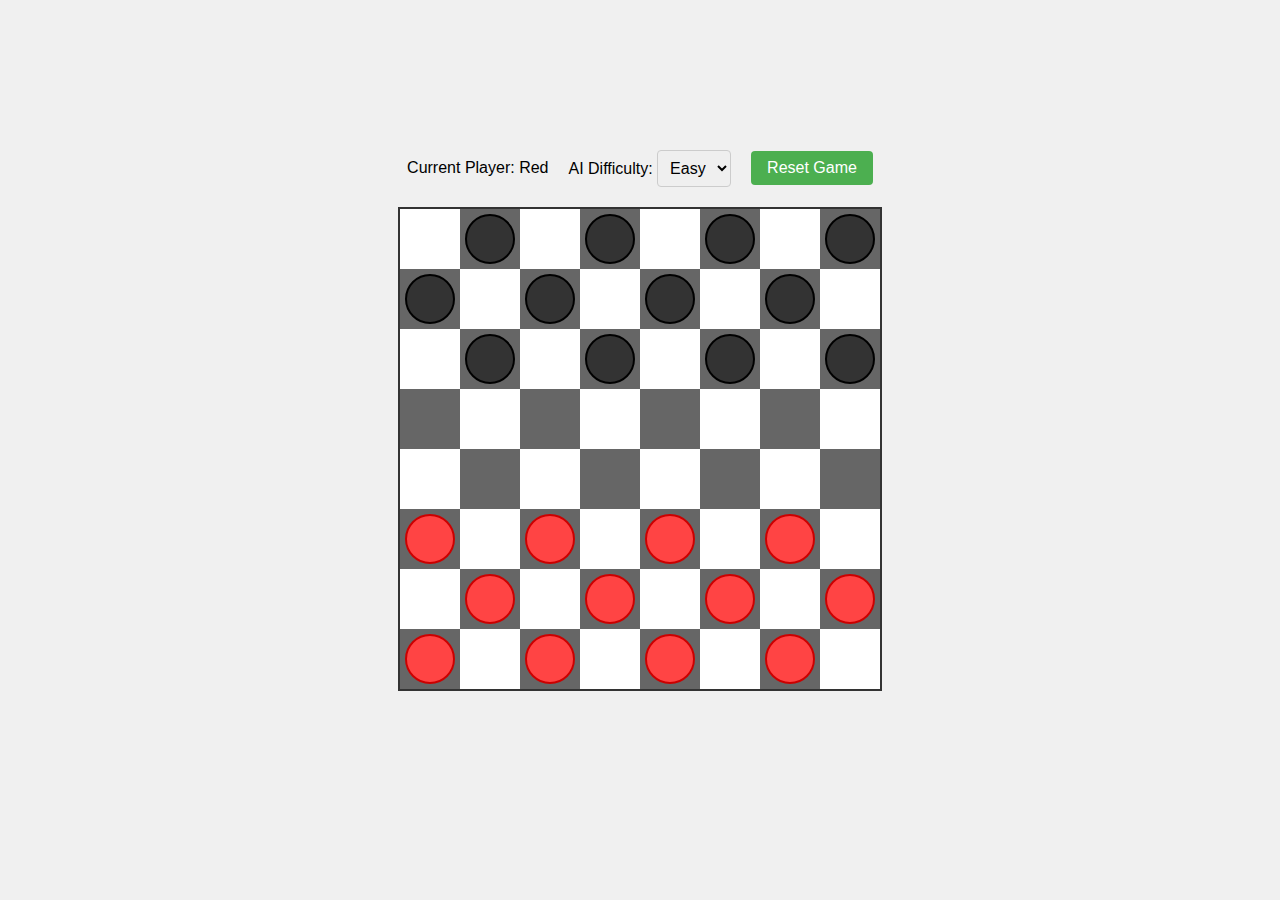
<file: checkers/index.html>
<!DOCTYPE html>
<html lang="en">
<head>
    <meta charset="UTF-8">
    <meta name="viewport" content="width=device-width, initial-scale=1.0">
    <title>Checkers Game</title>
    <link rel="stylesheet" href="styles.css">
</head>
<body>
    <div class="game-container">
        <div class="game-info">
            <div class="current-player">Current Player: <span id="current-player">Red</span></div>
            <div class="difficulty">
                <label for="ai-difficulty">AI Difficulty:</label>
                <select id="ai-difficulty">
                    <option value="easy">Easy</option>
                    <option value="hard">Hard</option>
                </select>
            </div>
            <button id="reset-game">Reset Game</button>
        </div>
        <div id="board" class="board"></div>
        <div id="game-message" class="game-message"></div>
    </div>
    <script src="js/GameBoard.js"></script>
    <script src="js/MoveValidator.js"></script>
    <script src="js/CheckersAI.js"></script>
    <script src="js/main.js"></script>
</body>
</html>
</file>
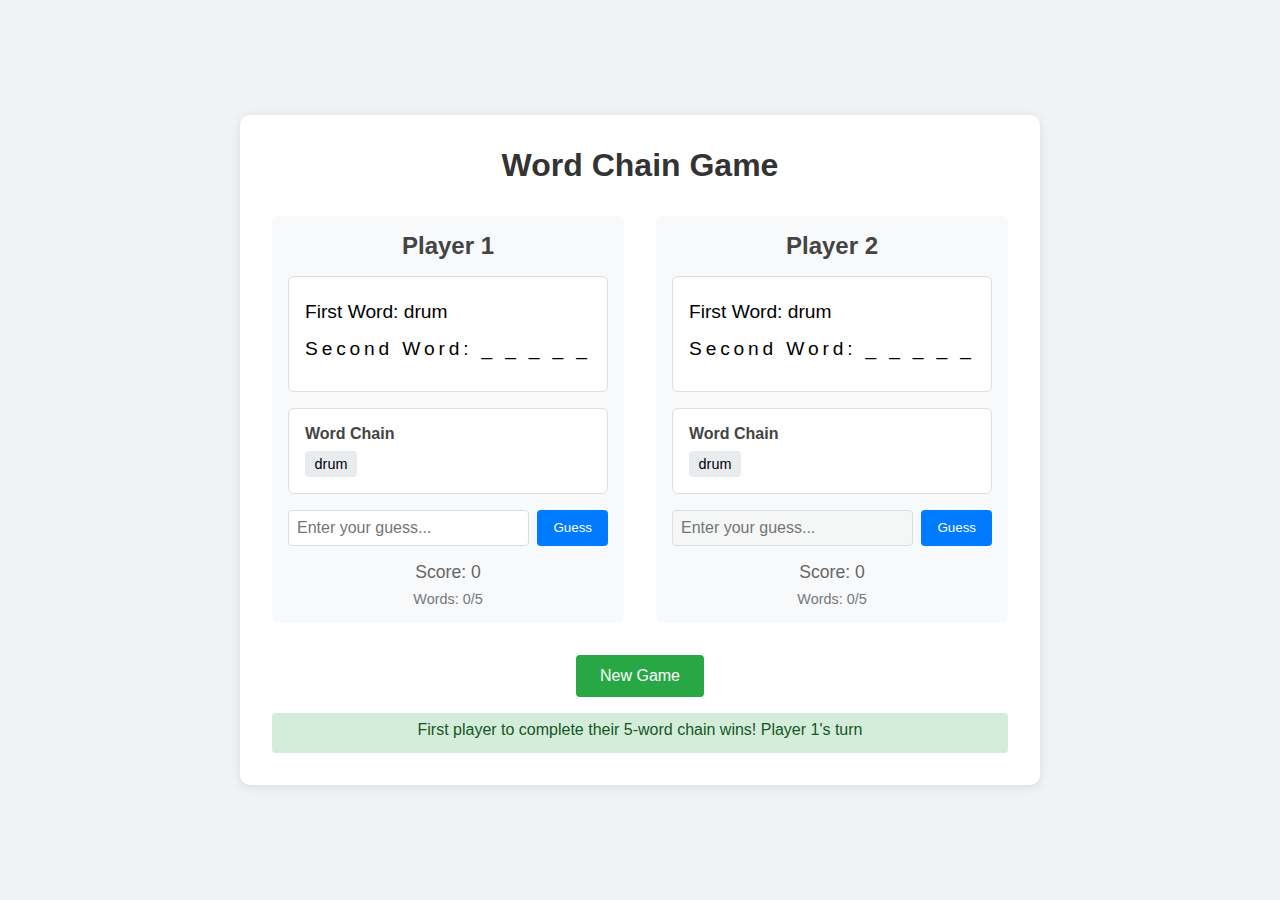
<file: game-list/index.html>
<!DOCTYPE html>
<html lang="en">
<head>
    <meta charset="UTF-8">
    <meta name="viewport" content="width=device-width, initial-scale=1.0">
    <title>Word Chain Game</title>
    <link rel="stylesheet" href="styles.css">
</head>
<body>
    <div class="game-container">
        <h1>Word Chain Game</h1>
        
        <div class="players-container">
            <div class="player player-1">
                <h2>Player 1</h2>
                <div class="word-display">
                    <div class="first-word"></div>
                    <div class="second-word"></div>
                </div>
                <div class="chain-display">
                    <h3>Word Chain</h3>
                    <div class="chain"></div>
                </div>
                <div class="guess-input">
                    <input type="text" id="player1-guess" placeholder="Enter your guess..." disabled>
                    <button onclick="makeGuess('player1')" disabled>Guess</button>
                </div>
                <div class="score">
                    Score: <span id="player1-score">0</span>
                    <div class="progress">Words: <span id="player1-progress">0</span>/5</div>
                </div>
            </div>
            
            <div class="player player-2">
                <h2>Player 2</h2>
                <div class="word-display">
                    <div class="first-word"></div>
                    <div class="second-word"></div>
                </div>
                <div class="chain-display">
                    <h3>Word Chain</h3>
                    <div class="chain"></div>
                </div>
                <div class="guess-input">
                    <input type="text" id="player2-guess" placeholder="Enter your guess..." disabled>
                    <button onclick="makeGuess('player2')" disabled>Guess</button>
                </div>
                <div class="score">
                    Score: <span id="player2-score">0</span>
                    <div class="progress">Words: <span id="player2-progress">0</span>/5</div>
                </div>
            </div>
        </div>

        <div class="game-controls">
            <button onclick="startNewGame()">New Game</button>
        </div>

        <div id="message" class="message"></div>
    </div>
    <script src="game.js"></script>
</body>
</html>
</file>
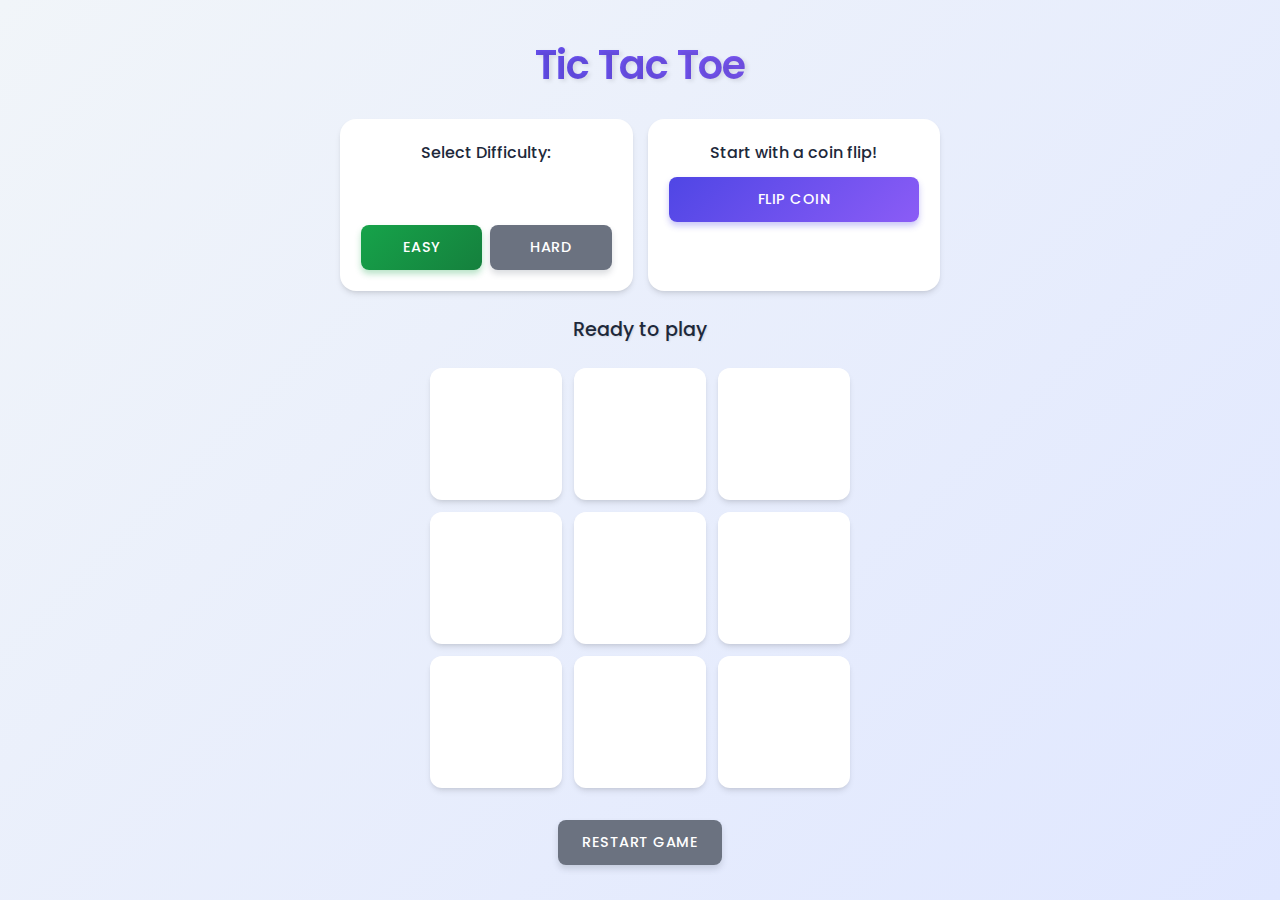
<file: tic-tac-toe/index.html>
<!DOCTYPE html>
<html lang="en">
<head>
    <meta charset="UTF-8">
    <meta name="viewport" content="width=device-width, initial-scale=1.0">
    <title>Tic Tac Toe</title>
    <link rel="stylesheet" href="styles.css">
</head>
<body>
    <div class="container">
        <h1>Tic Tac Toe</h1>
        <div class="game-controls">
            <div class="card">
                <p>Select Difficulty:</p>
                <div class="button-group">
                    <button id="easyBtn" class="difficulty-btn active">Easy</button>
                    <button id="hardBtn" class="difficulty-btn">Hard</button>
                </div>
            </div>
            <div class="card">
                <p>Start with a coin flip!</p>
                <button id="flipBtn" class="primary-button">Flip Coin</button>
                <p id="flipResult"></p>
            </div>
        </div>
        <div class="status" id="status">Ready to play</div>
        <div class="game-board" id="board">
            <button class="cell" data-index="0"></button>
            <button class="cell" data-index="1"></button>
            <button class="cell" data-index="2"></button>
            <button class="cell" data-index="3"></button>
            <button class="cell" data-index="4"></button>
            <button class="cell" data-index="5"></button>
            <button class="cell" data-index="6"></button>
            <button class="cell" data-index="7"></button>
            <button class="cell" data-index="8"></button>
        </div>
        <button id="restartBtn" class="secondary-button">Restart Game</button>
    </div>
    <script src="game.js"></script>
</body>
</html>
</file>
<file: checkers/styles.css>
* {
    margin: 0;
    padding: 0;
    box-sizing: border-box;
}

body {
    font-family: Arial, sans-serif;
    display: flex;
    justify-content: center;
    align-items: center;
    min-height: 100vh;
    background-color: #f0f0f0;
}

.game-container {
    display: flex;
    flex-direction: column;
    align-items: center;
    gap: 20px;
}

.game-info {
    display: flex;
    gap: 20px;
    align-items: center;
}

.board {
    display: grid;
    grid-template-columns: repeat(8, 60px);
    grid-template-rows: repeat(8, 60px);
    border: 2px solid #333;
    background-color: #fff;
}

.square {
    width: 60px;
    height: 60px;
    display: flex;
    justify-content: center;
    align-items: center;
    position: relative;
}

.square.light {
    background-color: #fff;
}

.square.dark {
    background-color: #666;
}

.piece {
    width: 50px;
    height: 50px;
    border-radius: 50%;
    position: absolute;
    cursor: pointer;
    transition: transform 0.2s;
}

.piece.red {
    background-color: #ff4444;
    border: 2px solid #cc0000;
}

.piece.black {
    background-color: #333;
    border: 2px solid #000;
}

.piece.king::after {
    content: "♔";
    position: absolute;
    top: 50%;
    left: 50%;
    transform: translate(-50%, -50%);
    color: #fff;
    font-size: 24px;
    text-shadow: 1px 1px 1px #000;
}

.piece.red.king::after {
    color: #cc0000;
}

.piece.selected {
    transform: scale(1.1);
    box-shadow: 0 0 10px rgba(0, 0, 0, 0.5);
}

.square.valid-move {
    background-color: #90EE90;
}

.game-message {
    font-size: 24px;
    font-weight: bold;
    color: #333;
    text-align: center;
    min-height: 40px;
}

button {
    padding: 8px 16px;
    font-size: 16px;
    cursor: pointer;
    background-color: #4CAF50;
    color: white;
    border: none;
    border-radius: 4px;
}

button:hover {
    background-color: #45a049;
}

select {
    padding: 8px;
    font-size: 16px;
    border-radius: 4px;
    border: 1px solid #ccc;
}
</file>
<file: game-list/styles.css>
* {
    margin: 0;
    padding: 0;
    box-sizing: border-box;
}

body {
    font-family: Arial, sans-serif;
    background-color: #f0f2f5;
    min-height: 100vh;
    display: flex;
    justify-content: center;
    align-items: center;
}

.game-container {
    background-color: white;
    padding: 2rem;
    border-radius: 10px;
    box-shadow: 0 2px 10px rgba(0, 0, 0, 0.1);
    width: 90%;
    max-width: 800px;
}

h1 {
    text-align: center;
    color: #333;
    margin-bottom: 2rem;
}

.players-container {
    display: flex;
    gap: 2rem;
    margin-bottom: 2rem;
}

.player {
    flex: 1;
    padding: 1rem;
    border-radius: 8px;
    background-color: #f8f9fa;
}

.player h2 {
    text-align: center;
    color: #444;
    margin-bottom: 1rem;
}

.word-display {
    background-color: white;
    padding: 1rem;
    border-radius: 6px;
    margin-bottom: 1rem;
    min-height: 80px;
    border: 1px solid #ddd;
}

.first-word, .second-word {
    font-size: 1.2rem;
    margin: 0.5rem 0;
    min-height: 1.5em;
}

.second-word {
    letter-spacing: 0.2em;
}

.guess-input {
    display: flex;
    gap: 0.5rem;
    margin-bottom: 1rem;
}

.guess-input input {
    flex: 1;
    padding: 0.5rem;
    border: 1px solid #ddd;
    border-radius: 4px;
    font-size: 1rem;
}

.guess-input button {
    padding: 0.5rem 1rem;
    background-color: #007bff;
    color: white;
    border: none;
    border-radius: 4px;
    cursor: pointer;
    transition: background-color 0.2s;
}

.guess-input button:hover {
    background-color: #0056b3;
}

.chain-display {
    margin: 1rem 0;
    padding: 1rem;
    background-color: white;
    border-radius: 6px;
    border: 1px solid #ddd;
}

.chain-display h3 {
    margin-bottom: 0.5rem;
    color: #444;
    font-size: 1rem;
}

.chain {
    display: flex;
    flex-wrap: wrap;
    gap: 0.5rem;
    font-size: 0.9rem;
}

.chain-item {
    background-color: #e9ecef;
    padding: 0.3rem 0.6rem;
    border-radius: 4px;
    display: flex;
    align-items: center;
}

.chain-item.losing {
    background-color: #ffebee;
    color: #c62828;
    border: 1px solid #ef9a9a;
}

.chain-arrow {
    color: #6c757d;
    margin: 0 0.3rem;
}

.score {
    text-align: center;
    font-size: 1.1rem;
    color: #666;
    margin-top: 1rem;
}

.progress {
    font-size: 0.9rem;
    color: #777;
    margin-top: 0.5rem;
}

.game-controls {
    text-align: center;
    margin-top: 1rem;
}

.game-controls button {
    padding: 0.75rem 1.5rem;
    background-color: #28a745;
    color: white;
    border: none;
    border-radius: 4px;
    cursor: pointer;
    font-size: 1rem;
    transition: background-color 0.2s;
}

.game-controls button:hover {
    background-color: #218838;
}

.message {
    text-align: center;
    margin-top: 1rem;
    padding: 0.5rem;
    border-radius: 4px;
    min-height: 2.5em;
}

.message.error {
    background-color: #f8d7da;
    color: #721c24;
}

.message.success {
    background-color: #d4edda;
    color: #155724;
}

@media (max-width: 600px) {
    .players-container {
        flex-direction: column;
    }
    
    .game-container {
        padding: 1rem;
    }
}
</file>
<file: tic-tac-toe/styles.css>
@import url('https://fonts.googleapis.com/css2?family=Poppins:wght@400;500;600&display=swap');

* {
    box-sizing: border-box;
    margin: 0;
    padding: 0;
}

:root {
    --primary: #4f46e5;
    --primary-dark: #3730a3;
    --secondary: #6b7280;
    --secondary-dark: #4b5563;
    --background: #f1f5f9;
    --surface: #ffffff;
    --text: #1e293b;
    --text-light: #4b5563;
    --danger: #dc2626;
    --success: #16a34a;
    --accent: #8b5cf6;
}

body {
    font-family: 'Poppins', sans-serif;
    display: flex;
    flex-direction: column;
    align-items: center;
    justify-content: center;
    min-height: 100vh;
    background: linear-gradient(135deg, var(--background), #e0e7ff);
    padding: 15px;
    color: var(--text);
}

.container {
    max-width: 600px;
    width: 100%;
    text-align: center;
}

h1 {
    font-size: 2.5rem;
    font-weight: 600;
    margin-bottom: 1.5rem;
    background: linear-gradient(45deg, var(--primary), var(--accent));
    -webkit-background-clip: text;
    -webkit-text-fill-color: transparent;
    text-shadow: 2px 2px 4px rgba(0,0,0,0.1);
    letter-spacing: -1px;
}

.game-controls {
    display: grid;
    grid-template-columns: repeat(2, 1fr);
    gap: 15px;
    margin-bottom: 1.5rem;
}

.status {
    font-size: 1.2rem;
    color: var(--text);
    font-weight: 500;
    transition: color 0.3s ease;
    text-shadow: 1px 1px 2px rgba(0,0,0,0.1);
    margin: 0.5rem 0;
}

.game-board {
    display: grid;
    grid-template-columns: repeat(3, 1fr);
    gap: 12px;
    margin: 1.5rem auto;
    max-width: 420px;
    perspective: 1000px;
}

.cell {
    aspect-ratio: 1;
    background: var(--surface);
    border: none;
    border-radius: 12px;
    font-size: 2.75rem;
    font-weight: 600;
    cursor: pointer;
    transition: all 0.3s ease;
    box-shadow: 0 4px 6px -1px rgba(0,0,0,0.1), 0 2px 4px -2px rgba(0,0,0,0.1),
               inset 0 2px 4px rgba(255,255,255,0.5);
    transform-style: preserve-3d;
    position: relative;
}

.cell:hover {
    transform: translateY(-2px);
    box-shadow: 0 8px 12px -3px rgba(0,0,0,0.15), 0 4px 8px -4px rgba(0,0,0,0.1),
               inset 0 2px 4px rgba(255,255,255,0.5);
}

.cell:active {
    transform: translateY(0);
}

.cell.x {
    color: var(--primary);
}

.cell.o {
    color: var(--danger);
}

.cell.x, .cell.o {
    animation: popIn 0.4s cubic-bezier(0.68, -0.55, 0.265, 1.55);
}

@keyframes popIn {
    0% {
        transform: scale(0.5) rotate(-15deg);
        opacity: 0;
    }
    100% {
        transform: scale(1) rotate(0);
        opacity: 1;
    }
}

.card {
    background: var(--surface);
    padding: 1.25rem;
    border-radius: 16px;
    box-shadow: 0 4px 6px -1px rgba(0,0,0,0.1), 0 2px 4px -2px rgba(0,0,0,0.1),
               inset 0 2px 4px rgba(255,255,255,0.5);
    transition: transform 0.3s ease, box-shadow 0.3s ease;
    border: 1px solid rgba(255,255,255,0.8);
    height: 100%;
    display: flex;
    flex-direction: column;
}

.card:hover {
    transform: translateY(-2px);
    box-shadow: 0 8px 12px -3px rgba(0,0,0,0.15), 0 4px 8px -4px rgba(0,0,0,0.1),
               inset 0 2px 4px rgba(255,255,255,0.5);
}

.card p {
    margin-bottom: 0.75rem;
    color: var(--text);
    font-weight: 500;
    font-size: 1rem;
}

button {
    padding: 0.75rem 1.5rem;
    font-size: 0.9rem;
    font-weight: 500;
    border: none;
    border-radius: 8px;
    cursor: pointer;
    transition: all 0.3s ease;
    font-family: 'Poppins', sans-serif;
    text-transform: uppercase;
    letter-spacing: 0.5px;
}

.primary-button {
    background: linear-gradient(135deg, var(--primary), var(--accent));
    color: white;
    box-shadow: 0 4px 6px rgba(79, 70, 229, 0.3);
    width: 100%;
}

.primary-button:hover {
    transform: translateY(-2px);
    box-shadow: 0 6px 8px rgba(79, 70, 229, 0.4);
}

.primary-button:active {
    transform: translateY(0);
}

.secondary-button {
    background: var(--secondary);
    color: white;
    box-shadow: 0 4px 6px rgba(75, 85, 99, 0.2);
    margin-top: 0.5rem;
}

.secondary-button:hover {
    background: var(--secondary-dark);
    transform: translateY(-2px);
    box-shadow: 0 6px 8px rgba(75, 85, 99, 0.3);
}

button:disabled {
    opacity: 0.6;
    cursor: not-allowed;
    transform: none !important;
    box-shadow: none !important;
}

.button-group {
    display: flex;
    gap: 8px;
    margin-top: auto;
}

.difficulty-btn {
    background: var(--secondary);
    color: white;
    flex: 1;
    box-shadow: 0 4px 6px rgba(75, 85, 99, 0.2);
}

.difficulty-btn.active {
    background: linear-gradient(135deg, var(--success), #15803d);
    box-shadow: 0 4px 6px rgba(22, 163, 74, 0.3);
}

#flipResult {
    margin-top: 0.75rem;
    font-size: 1.1rem;
    font-weight: 600;
    color: var(--primary);
    text-transform: uppercase;
    letter-spacing: 1px;
    animation: fadeIn 0.3s ease;
    min-height: 1.5rem;
}

@keyframes fadeIn {
    from { opacity: 0; transform: translateY(-10px); }
    to { opacity: 1; transform: translateY(0); }
}

@media (max-width: 480px) {
    .game-controls {
        grid-template-columns: 1fr;
    }

    .game-board {
        max-width: 300px;
        gap: 8px;
    }

    .cell {
        font-size: 2.25rem;
    }

    h1 {
        font-size: 2rem;
        margin-bottom: 1rem;
    }

    .card {
        padding: 1rem;
    }

    button {
        padding: 0.6rem 1.2rem;
        font-size: 0.85rem;
    }
}
</file>
